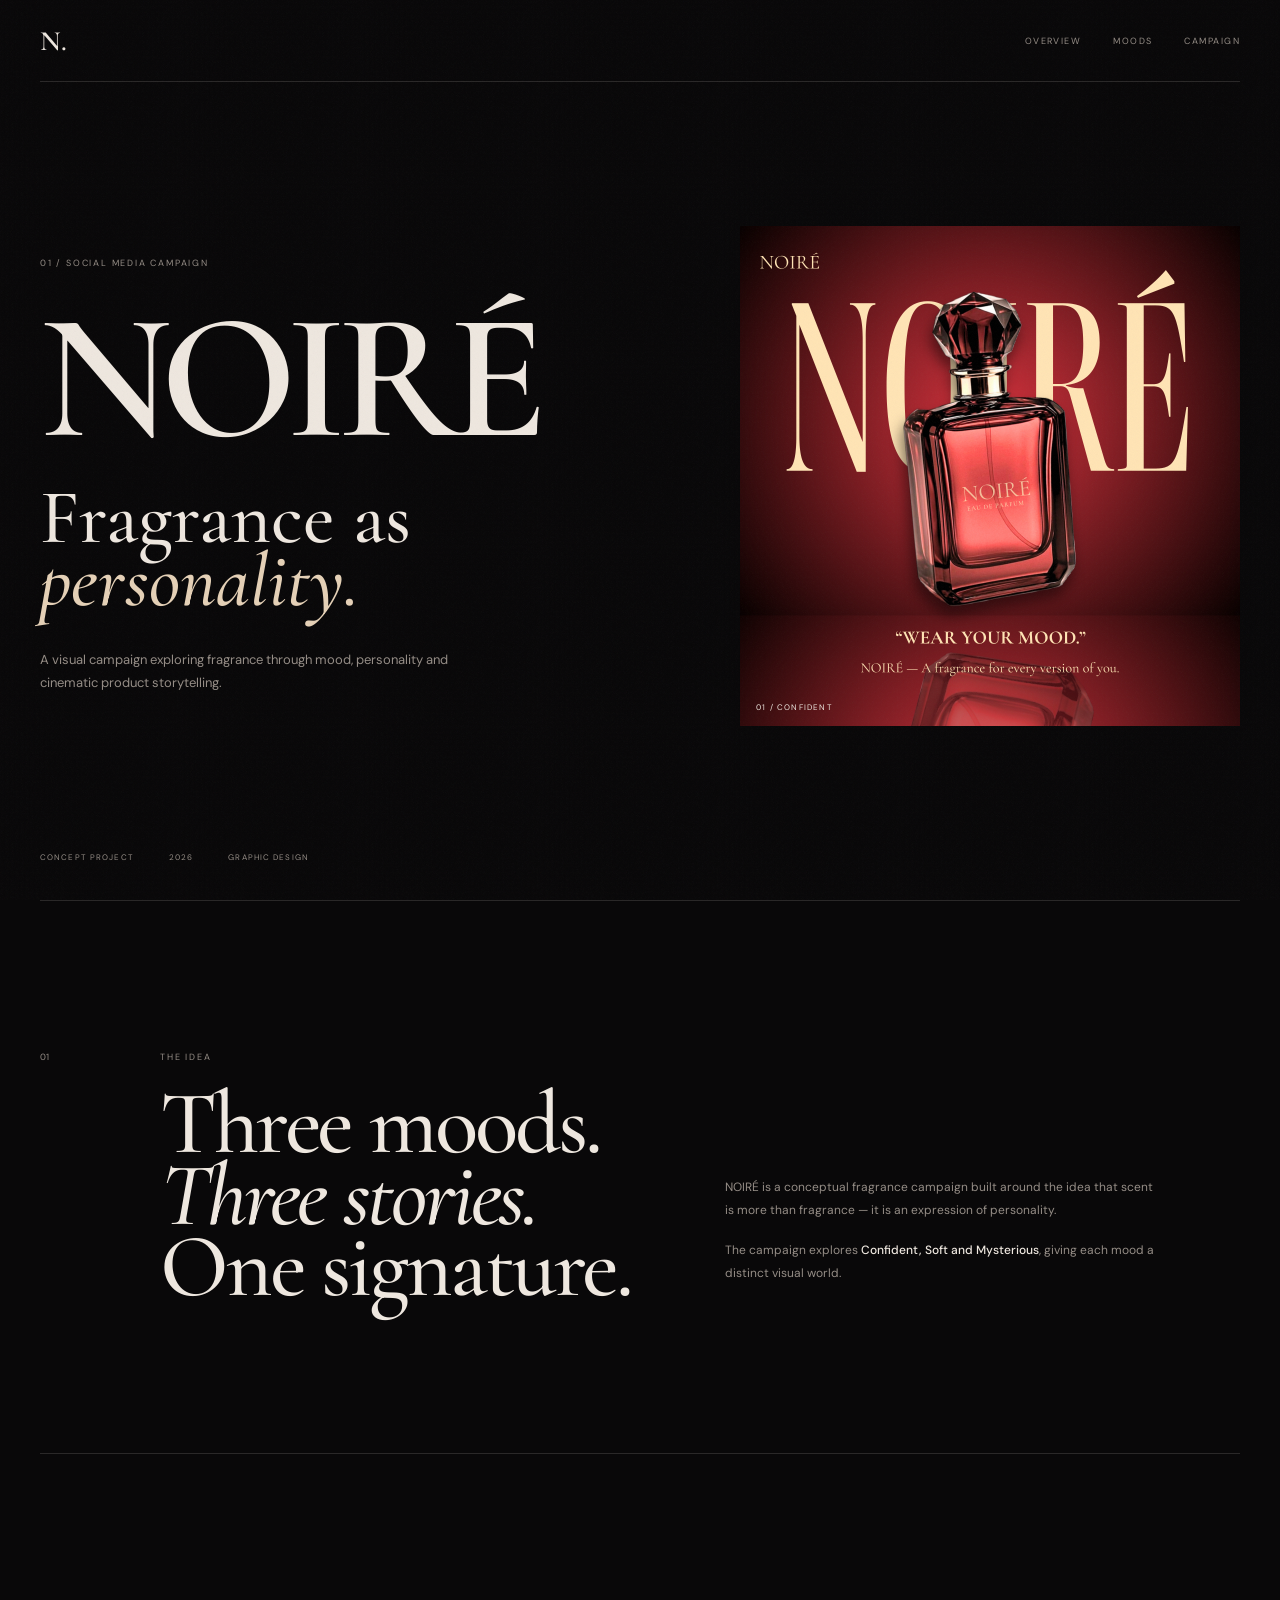
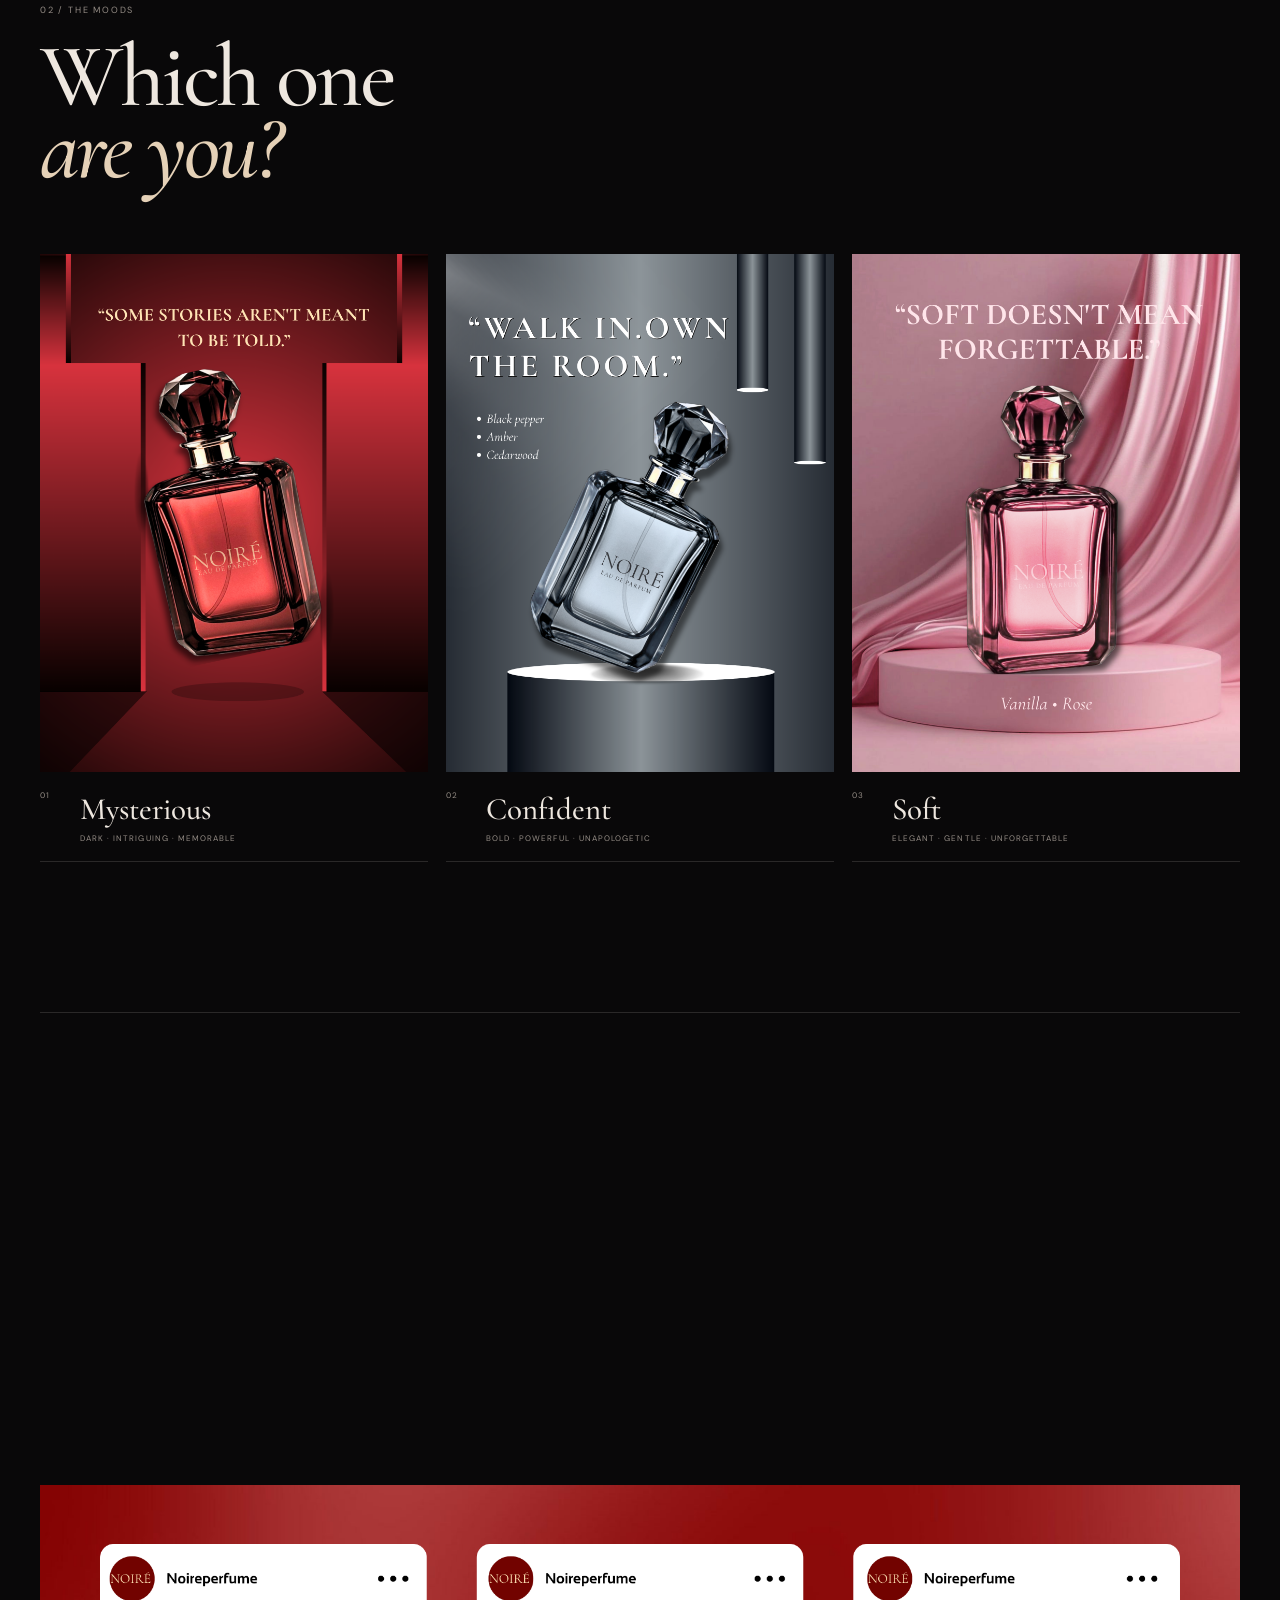
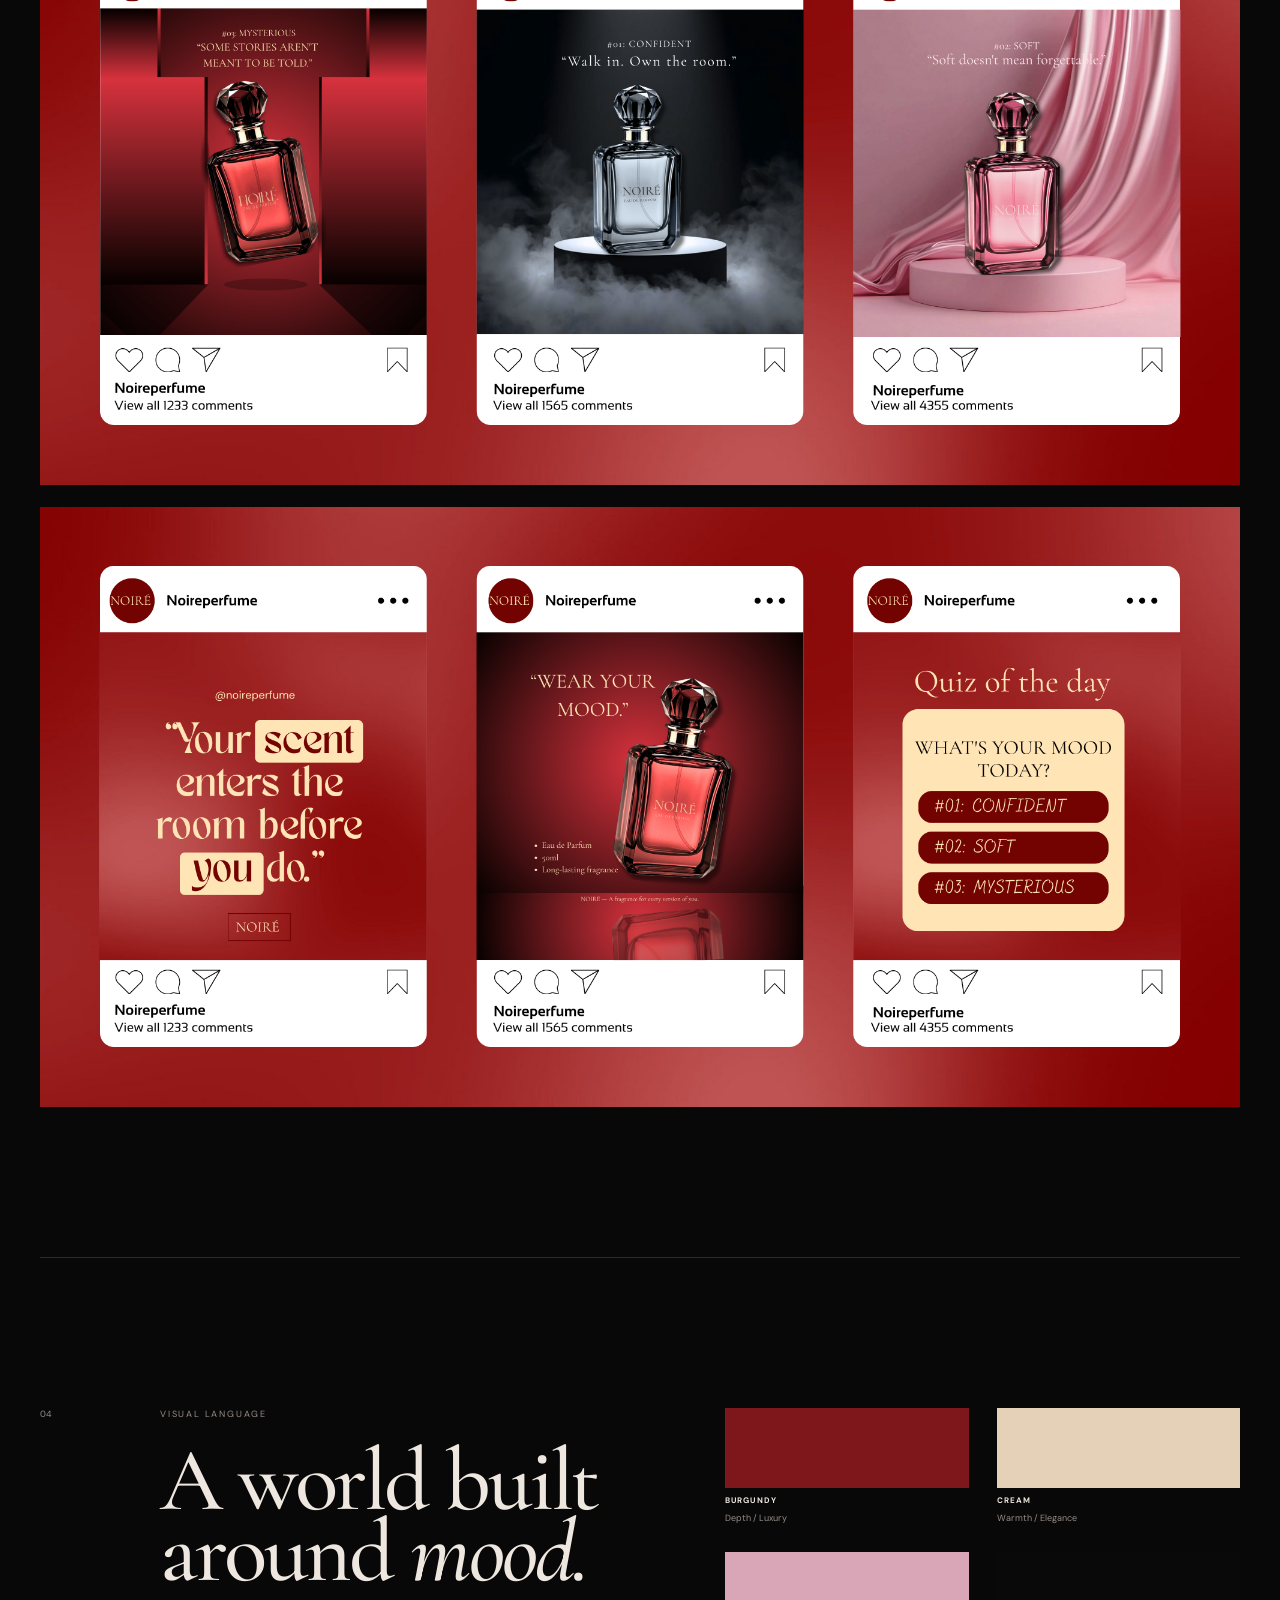
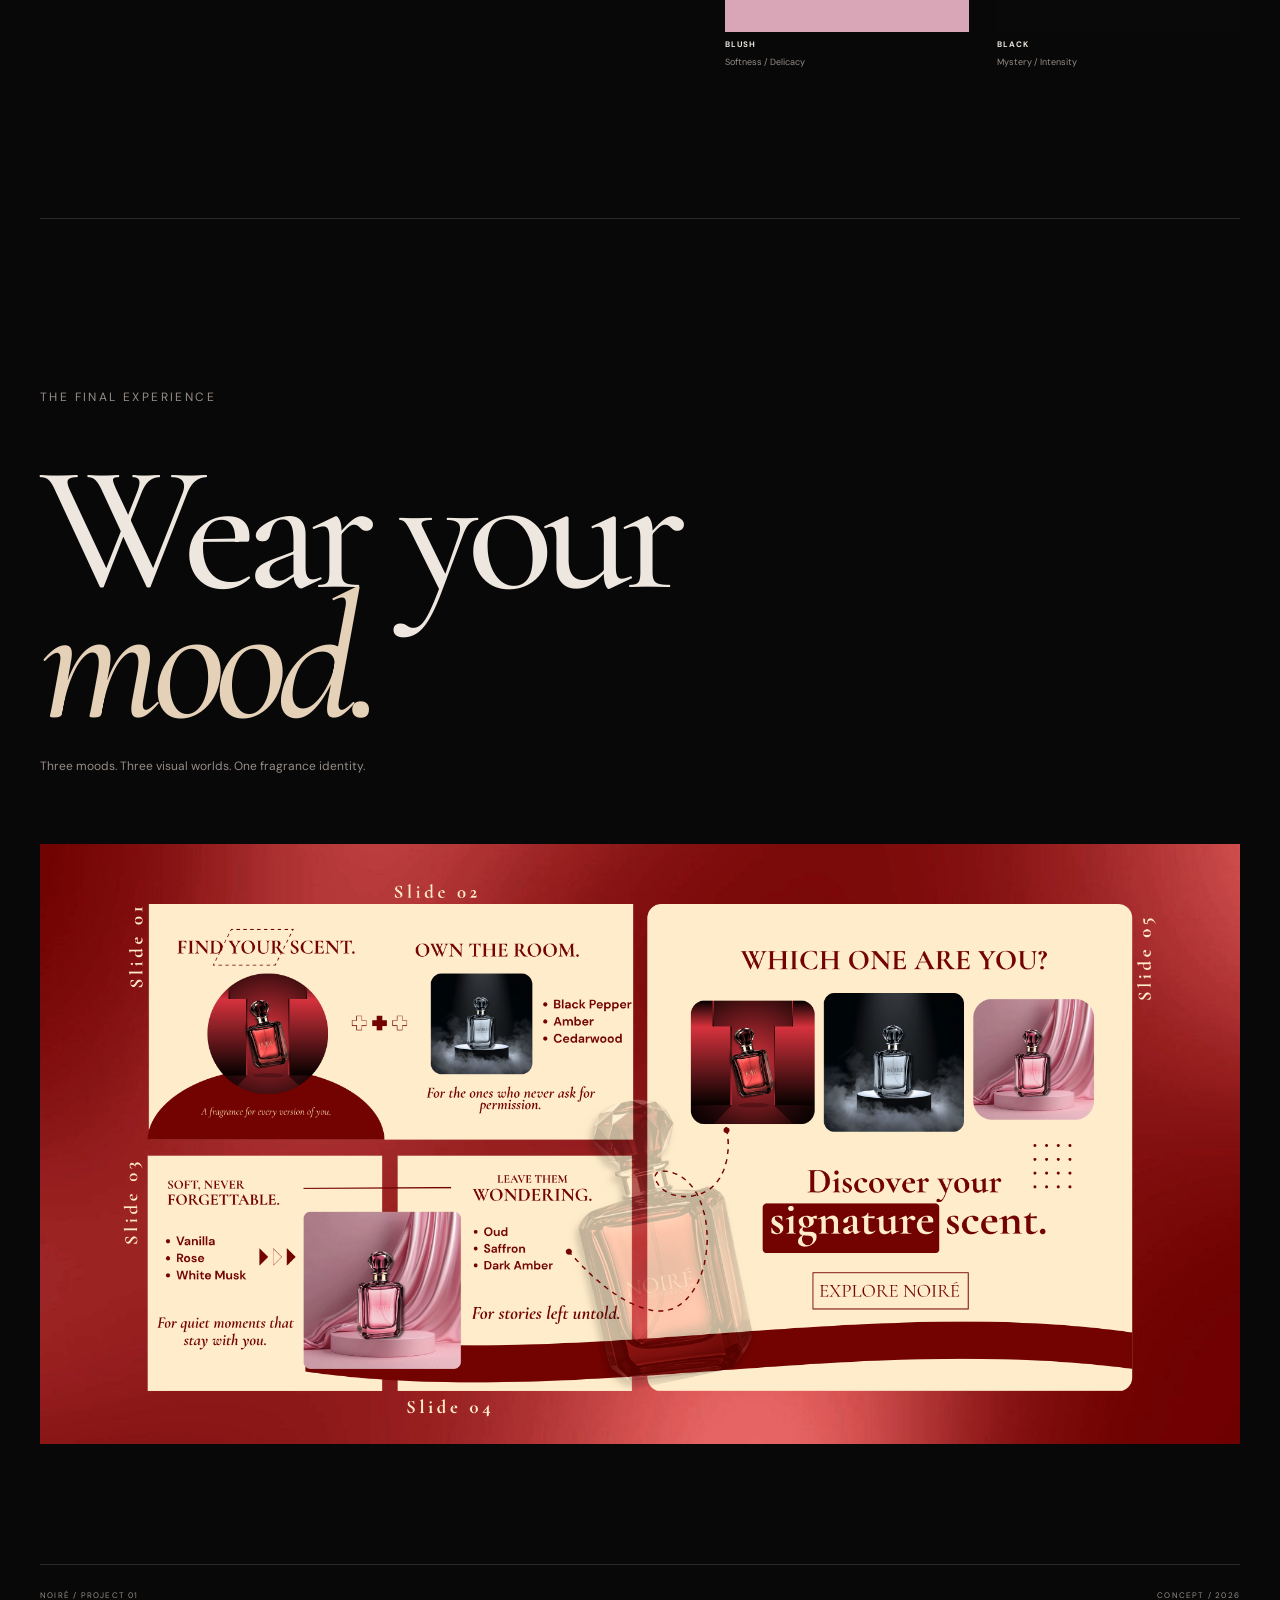
<file: index.html>
<!doctype html>
<html lang="en"><head>
<meta charset="utf-8"><meta name="viewport" content="width=device-width,initial-scale=1">
<meta name="description" content="NOIRÉ — Fragrance Social Campaign case study.">
<title>NOIRÉ — Case Study</title>
<link rel="preconnect" href="https://fonts.googleapis.com">
<link rel="preconnect" href="https://fonts.gstatic.com" crossorigin>
<link href="https://fonts.googleapis.com/css2?family=Cormorant+Garamond:ital,wght@0,400;0,500;0,600;1,400;1,500&family=DM+Sans:wght@400;500;600&display=swap" rel="stylesheet">
<link rel="stylesheet" href="style.css">
</head>
<body class="case">
<div class="grain">
</div>
<header class="nav">
    <a class="logo" href="index.html">N.</a>
    <nav>
      <a href="#overview">Overview</a>
      <a href="#moods">Moods</a>
      <a href="#campaign">Campaign</a>
    </nav>
</header>
<main>
<section class="case-hero">
    <div class="case-title reveal">
        <p class="eyebrow">01 / SOCIAL MEDIA CAMPAIGN</p>
        <h1>NOIRÉ</h1><h2>Fragrance as<br><i>personality.</i></h2>
        <p>A visual campaign exploring fragrance through mood, personality and cinematic product storytelling.</p>
    </div>
    <div class="case-image reveal">
        <img src="image/noire.png" alt="NOIRÉ fragrance campaign">
        <span>01 / CONFIDENT</span>
    </div>
    <div class="case-meta">
        <span>CONCEPT PROJECT</span>
        <span>2026</span>
        <span>GRAPHIC DESIGN</span>
    </div>
</section>

<section class="case-section intro-case reveal" id="overview">
    <div class="case-no">01</div>
    <div>
        <p class="eyebrow">THE IDEA</p>
        <h2>Three moods.<br><i>Three stories.</i><br>One signature.</h2>
    </div>
    <div class="case-copy">
        <p>NOIRÉ is a conceptual fragrance campaign built around the idea that scent is more than fragrance — it is an expression of personality.</p>
        <p>The campaign explores <b>Confident, Soft and Mysterious</b>, giving each mood a distinct visual world.</p>
    </div>
</section>

<section class="case-section" id="moods">
    <div class="case-head reveal">
        <p class="eyebrow">02 / THE MOODS</p>
        <h2>Which one<br><i>are you?</i></h2>
    </div>
    <div class="moods">
        <article class="reveal">
            <img src="image/noire1.png" alt="NOIRÉ mood">
            <div>
                <span>01</span>
                <h3>Mysterious</h3>
                <p>Dark · Intriguing · Memorable</p>
            </div>
        </article>
        <article class="reveal">
            <img src="image/noire3.png" alt="NOIRÉ mood">
            <div>
                <span>02</span>
                <h3>Confident</h3>
                <p>Bold · Powerful · Unapologetic</p>
            </div>
        </article>
        <article class="reveal">
            <img src="image/noire2.png" alt="NOIRÉ mood">
            <div>
                <span>03</span>
                <h3>Soft</h3>
                <p>Elegant · Gentle · Unforgettable</p>
            </div>
        </article>
    </div>
</section>

<section class="case-section" id="campaign">
    <div class="case-head reveal">
        <p class="eyebrow">03 / CAMPAIGN SYSTEM</p>
        <h2>From scroll<br>to <i>story.</i></h2>
        <p>A cohesive social experience combining editorial typography, product imagery and mood-driven compositions.</p>
    </div>
    <div class="stack">
        <img class="reveal" src="image/NOIRE-1.png" alt="NOIRÉ campaign">
        <img class="reveal" src="image/NOIRE-2.png" alt="NOIRÉ campaign">
    
    </div>
</section>

<section class="case-section language reveal">
    <div class="case-no">04</div>
    <div>
        <p class="eyebrow">VISUAL LANGUAGE</p>
        <h2>A world built<br>around <i>mood.</i></h2>
    </div>
    <div class="swatches">
        <div>
            <i class="sw burg"></i>
            <b>BURGUNDY</b>
            <small>Depth / Luxury</small>
        </div>
        <div>
            <i class="sw cream"></i>
            <b>CREAM</b>
            <small>Warmth / Elegance</small>
        </div>
        <div>
            <i class="sw blush"></i>
            <b>BLUSH</b>
            <small>Softness / Delicacy</small>
        </div>
        <div>
            <i class="sw black"></i>
            <b>BLACK</b>
            <small>Mystery / Intensity</small>
        </div>
    </div>
</section>

<section class="case-final">
    <p class="eyebrow reveal">THE FINAL EXPERIENCE</p>
    <h2 class="reveal">Wear your<br><i>mood.</i></h2>
    <p class="reveal">Three moods. Three visual worlds. One fragrance identity.</p>
    <img class="final-img reveal" src="image/NOIRE-.png" alt="NOIRÉ final campaign">
   
</section>
</main>
<footer>
    <span>NOIRÉ / PROJECT 01</span><span>CONCEPT / 2026</span>
</footer>
<script src="script.js"></script>
</body>
</html>
</file>
<file: style.css>
*{box-sizing:border-box;
    margin:0;
    padding:0
} 
:root
{
    --bg:#090809;
    --fg:#eee7df;
    --muted:#958d86;
    --cream:#e5d1b7;
    --line:rgba(238,231,223,.14);
    --serif:"Cormorant Garamond",Georgia,serif;
    --sans:"DM Sans",Arial,sans-serif}
html
    {scroll-behavior:smooth}
body
{
    background:var(--bg);
    color:var(--fg);
    font-family:var(--sans);
    overflow-x:hidden
}
a
{
    color:inherit;
    text-decoration:none}
    button
    {font:inherit}
.grain
{
    position:fixed;
    inset:0;
    pointer-events:none;
    z-index:100;
    opacity:.035;
    background-image:url("data:image/svg+xml,%3Csvg xmlns='http://www.w3.org/2000/svg' width='180' height='180'%3E%3Cfilter id='n'%3E%3CfeTurbulence baseFrequency='.8' numOctaves='4' stitchTiles='stitch'/%3E%3C/filter%3E%3Crect width='100%25' height='100%25' filter='url(%23n)'/%3E%3C/svg%3E")
}
.nav
{
    width:min(1380px,calc(100% - 80px));
    height:82px;
    margin:auto;
    border-bottom:1px solid var(--line);
    display:flex;
    align-items:center;
    justify-content:space-between;
    position:relative;
    z-index:10
}
.logo
{
    font:600 28px var(--serif)
}
.nav nav
{
    display:flex;
    gap:32px
}
.nav nav a,.nav-link
{
    font-size:9px;
    letter-spacing:.16em;
    text-transform:uppercase;
    color:var(--muted);transition:.3s
}
.nav nav a:hover,.nav nav a.active,.nav-link:hover
{
    color:var(--fg)
}
.nav-link span
{
    margin-left:5px
}
.hero
{
    width:min(1380px,calc(100% - 80px));
    min-height:calc(100vh - 82px);
    margin:auto;
    position:relative;
    padding:30px 0 100px;
    display:grid;
    grid-template-columns:1fr 500px;
    gap:7vw;
    align-items:center
}
.hero-kicker
{
    position:absolute;
    top:28px;
    left:0;
    right:0;
    display:flex;
    justify-content:space-between;
    font-size:9px;
    letter-spacing:.16em;
    color:var(--muted)
}
.hero-copy
{z-index:2}
.eyebrow
{
    font-size:9px;
    letter-spacing:.2em;
    text-transform:uppercase;
    color:var(--muted)
}
h1,h2,h3
{font-weight:500}
.hero h1
{
    font:500 clamp(80px,10vw,150px)/.76 var(--serif);
    letter-spacing:-.055em;margin:50px 0 38px
}
.hero h1 i,.hero h2 i,.statement h2 i,.section-top h2 i,.process-title i,.contact h2 i,.page-hero h1 i,.case-title h2 i,.case-head h2 i,.case-final h2 i
{
    color:var(--cream);
    font-style:italic
}
.hero-text
{
    max-width:420px;color:var(--muted);
    font-size:13px;
    line-height:1.8
}
.round-btn
{
    margin-top:40px;
    width:92px;
    height:92px;
    border:1px solid var(--line);
    border-radius:50%;
    display:flex;
    flex-direction:column;
    align-items:center;
    justify-content:center;
    gap:6px;
    font-size:8px;
    letter-spacing:.13em;
    text-transform:uppercase;
    transition:.4s
}
.round-btn b
{
    font-size:15px;
    font-weight:400
}
.round-btn:hover
{
    background:var(--fg);
    color:var(--bg);
    transform:rotate(-8deg)
}
.hero-visual
{
    justify-self:end;
    width:100%;
    position:relative
}
.hero-visual img
{
    display:block;
    width:100%;
    aspect-ratio:1/1;
    object-fit:cover;
    transition:transform .9s
}
.hero-visual:hover img
    {transform:scale(1.025)}
.image-note
{
    position:absolute;
    left:16px;
    right:16px;
    bottom:15px;
    display:flex;
    justify-content:space-between;
    font-size:8px;
    letter-spacing:.15em;
    text-transform:uppercase
}
.statement,.services,.process
{
    width:min(1380px,calc(100% - 80px));
    margin:auto;
    padding:150px 0;
    border-top:1px solid var(--line);
    display:grid;
    grid-template-columns:180px 1fr;
    gap:8vw
}
.label
{
    font-size:9px;
    letter-spacing:.18em;
    color:var(--muted)
}
.statement h2
{
    font:500 clamp(55px,7vw,105px)/.84 var(--serif);
    letter-spacing:-.04em;
    max-width:950px
}
.statement p
{
    max-width:480px;
    color:var(--muted);
    font-size:13px;
    line-height:1.9;
    margin-top:42px
}
.work
{
    width:min(1380px,calc(100% - 80px));
    margin:auto;
    padding:150px 0;
    border-top:1px solid var(--line)
}
.section-top
{
    display:flex;
    justify-content:space-between;
    align-items:end;
    margin-bottom:65px
}
.section-top h2
{
    font:500 clamp(60px,7vw,100px)/.8 var(--serif);
    margin-top:25px
}
.section-top>a
{
    font-size:9px;
    letter-spacing:.15em;
    text-transform:uppercase;
    color:var(--muted)
}
.feature
    {display:block}
.feature-img
    {overflow:hidden}
.feature-img img
{
    display:block;
    width:100%;
    transition:transform .9s
}
.feature:hover img
    {transform:scale(1.025)}
.feature-meta
{
    display:grid;
    grid-template-columns:1fr 1fr auto;
    gap:30px;
    padding:22px 0;
    border-bottom:1px solid var(--line);
    align-items:end}
.feature-meta>div
{
    display:flex;
    align-items:baseline;
    gap:18px
}
.feature-meta span,.feature-meta p,.feature-meta strong
{
    font-size:9px;
    letter-spacing:.13em;
    text-transform:uppercase
}
.feature-meta span,.feature-meta p
    {color:var(--muted)}
.feature-meta h3
    {font:500 38px var(--serif)}
.feature-meta strong
    {font-weight:400}
.cards
{
    display:grid;
    grid-template-columns:1fr 1fr;
    gap:20px;
    margin-top:90px
}
.cards .placeholder
{
    aspect-ratio:1/1;
    padding:27px;
    display:flex;
    flex-direction:column;
    justify-content:space-between;
    transition:.5s
}
.placeholder:hover
{
    transform:translateY(-7px)
}
.placeholder small,.placeholder em
{
    font-size:8px;
    letter-spacing:.15em;
    font-style:normal
}
.placeholder b
{
    font:500 clamp(65px,9vw,130px) var(--serif);
    letter-spacing:-.05em
}
.burgundy
{
    background:linear-gradient(135deg,#3b0d13,#8f1d24)
}
.sage{
    background:linear-gradient(135deg,#778d75,#d0dbca);
    color:#11150f
}
.blush
{
    background:linear-gradient(135deg,#8b5166,#dfb2c0)
}
.steel
{
    background:linear-gradient(135deg,#11151b,#4c5661)
}
.cards article>h3
{
    font:500 30px var(--serif);
    padding:17px 0;
    border-bottom:1px solid var(--line)
}
.cards article>h3 span
{
    float:right;
    font:9px var(--sans);
    letter-spacing:.1em;
    text-transform:uppercase;
    color:var(--muted);
    padding-top:10px
}
.service-list
{
    border-top:1px solid var(--line)
}
.service-list>div
{
    display:grid;
    grid-template-columns:50px 1fr 1fr;
    gap:25px;
    padding:27px 0;
    border-bottom:1px solid var(--line);
    align-items:baseline
}
.service-list span,.steps span
{
    font-size:8px;color:var(--muted)
}
.service-list h3
{
    font:500 34px var(--serif)
}
.service-list p,.steps p
{
    font-size:11px;
    line-height:1.7;
    color:var(--muted);
    max-width:330px
}
.process-title h2
{
    font:500 clamp(65px,8vw,120px)/.76 var(--serif);
    letter-spacing:-.045em
}
.steps
{
    border-top:1px solid var(--line)
}

.steps>div
{
    display:grid;
    grid-template-columns:45px 1fr 1fr;
    gap:20px;
    padding:25px 0;
    border-bottom:1px solid var(--line)
}
.steps h3
{
    font:500 29px var(--serif)
}
.steps > div p {
    grid-column: 3;
    grid-row: 2;
    width: 1000%;
    max-width: 600px;
    Grid-column-gap: 20px;
}
.contact
{
    width:min(1380px,calc(100% - 80px));
    margin:auto;
    min-height:80vh;
    padding:160px 0 120px;
    border-top:1px solid var(--line)
}
.contact h2
{
    font:500 clamp(85px,13vw,190px)/.73 var(--serif);
    letter-spacing:-.055em;
    margin:60px 0 35px
}
.contact-sub
{
    font-size:12px;
    color:var(--muted)
}
.contact-btn
{
    display:inline-block;
    margin-top:38px;
    padding:17px 24px;
    border:1px solid var(--line);
    font-size:9px;
    letter-spacing:.15em;
    text-transform:uppercase;
    transition:.35s
}
.contact-btn:hover
{
    background:var(--fg);
    color:var(--bg)
}
footer
{
    width:min(1380px,calc(100% - 80px));
    margin:auto;
    padding:25px 0;
    border-top:1px solid var(--line);
    display:flex;
    justify-content:space-between;
    font-size:8px;
    letter-spacing:.15em;
    text-transform:uppercase;
    color:var(--muted)
}
.page-hero
{
    width:min(1380px,calc(100% - 80px));
    margin:auto;
    padding:150px 0 100px
}
.page-hero h1
{
    font:500 clamp(90px,14vw,190px)/.72 var(--serif);
    letter-spacing:-.055em;
    margin:48px 0 35px
}
.page-hero>p:last-child
{
    color:var(--muted);
    font-size:12px
}
.filters
{
    width:min(1380px,calc(100% - 80px));
    margin:auto;
    display:flex;
    gap:28px;
    padding-bottom:20px;
    border-bottom:1px solid var(--line)
}
.filters button
{
    border:0;
    background:none;
    color:var(--muted);
    font-size:9px;
    letter-spacing:.15em;
    text-transform:uppercase;
    cursor:pointer
}
.filters button.active,.filters button:hover
{
    color:var(--fg)
}
.archive
{
    width:min(1380px,calc(100% - 80px));
    margin:70px auto 150px;
    display:grid;
    grid-template-columns:1fr 1fr;
    gap:90px 20px
}
.archive-card.tall
{
    margin-top:100px
}
.archive-img
{
    overflow:hidden
}
.archive-img img
{
    display:block;
    width:100%;
    transition:.8s
}
.archive-card:hover .archive-img img
{
    transform:scale(1.03)
}
.archive-card>small
{
    display:block;
    margin-top:18px;
    font-size:8px;
    letter-spacing:.14em;
    color:var(--muted)
}
.archive-card h2
{
    font:500 43px var(--serif);
    margin:6px 0
}
.archive-card p
{
    font-size:11px;
    color:var(--muted)
}
.archive .placeholder
{
    aspect-ratio:4/3;
    padding:25px;
    display:flex;
    flex-direction:column;
    justify-content:space-between;
    transition:.5s
}
.case-hero
{
    width:min(1380px,calc(100% - 80px));
    margin:auto;
    min-height:calc(100vh - 82px);
    padding:100px 0 130px;
    display:grid;grid-template-columns:1fr 500px;
    gap:8vw;
    align-items:center;
    position:relative
}
.case-title h1
{
    font:600 clamp(95px,14vw,220px)/.68 var(--serif);
    letter-spacing:-.06em;margin:48px 0
}
.case-title h2 {
    font: 500 clamp(52px, 6vw, 85px) / .82 var(--serif);
}

.case-title > p:last-child {
    max-width: 420px;
    color: var(--muted);
    font-size: 13px;
    line-height: 1.8;
    margin-top: 35px;
}

.case-image {
    position: relative;
}

.case-image img {
    display: block;
    width: 100%;
    aspect-ratio: 1 / 1;
    object-fit: cover;
}

.case-image span {
    position: absolute;
    bottom: 14px;
    left: 16px;
    font-size: 8px;
    letter-spacing: .15em;
}

.case-meta {
    position: absolute;
    left: 0;
    right: 0;
    bottom: 38px;
    display: flex;
    gap: 35px;
    font-size: 8px;
    letter-spacing: .14em;
    color: var(--muted);
}

.case-section {
    width: min(1380px, calc(100% - 80px));
    margin: auto;
    padding: 150px 0;
    border-top: 1px solid var(--line);
}

.intro-case {
    display: grid;
    grid-template-columns: 70px 1fr 1fr;
    gap: 50px;
}

.case-no {
    font-size: 9px;
    color: var(--muted);
}

.case-section h2 {
    font: 500 clamp(55px, 7vw, 105px) / .8 var(--serif);
    letter-spacing: -.035em;
    margin-top: 25px;
}

.case-copy {
    align-self: end;
    max-width: 430px;
}

.case-copy p {
    font-size: 12px;
    line-height: 1.9;
    color: var(--muted);
    margin-bottom: 18px;
}

.case-copy b {
    color: var(--fg);
    font-weight: 500;
}

.case-head {
    margin-bottom: 70px;
}

.case-head > p:last-child {
    max-width: 360px;
    color: var(--muted);
    font-size: 11px;
    line-height: 1.8;
    margin-top: 32px;
}

.moods {
    display: grid;
    grid-template-columns: repeat(3, 1fr);
    gap: 18px;
}

.moods img {
    display: block;
    width: 100%;
    aspect-ratio: 3 / 4;
    object-fit: cover;
    transition: .7s;
}

.moods article:hover img {
    transform: translateY(-7px);
}

.moods article > div {
    display: grid;
    grid-template-columns: 30px 1fr;
    padding: 18px 0;
    border-bottom: 1px solid var(--line);
    gap: 5px 10px;
}

.moods span,
.moods p {
    font-size: 8px;
    letter-spacing: .13em;
    color: var(--muted);
}

.moods h3 {
    font: 500 31px var(--serif);
}

.moods p {
    grid-column: 2;
    text-transform: uppercase;
}

.stack {
    display: flex;
    flex-direction: column;
    gap: 22px;
}

.stack img {
    display: block;
    width: 100%;
}

.language {
    display: grid;
    grid-template-columns: 70px 1fr 1fr;
    gap: 50px;
}

.swatches {
    display: grid;
    grid-template-columns: 1fr 1fr;
    gap: 28px;
    align-content: end;
}

.swatches > div {
    display: flex;
    flex-direction: column;
    gap: 7px;
}

.sw {
    height: 80px;
    display: block;
}

.sw.burg {
    background: #7e171c;
}

.sw.cream {
    background: #e5d1b7;
}

.sw.blush {
    background: #d9a6b8;
}

.sw.black {
    background: #090909;
}

.swatches b {
    font-size: 8px;
    letter-spacing: .14em;
}

.swatches small {
    font-size: 9px;
    color: var(--muted);
}

.case-final {
    width: min(1380px, calc(100% - 80px));
    margin: auto;
    padding: 170px 0 120px;
    border-top: 1px solid var(--line);
}

.case-final h2 {
    font: 500 clamp(90px, 14vw, 210px) / .72 var(--serif);
    letter-spacing: -.055em;
    margin: 60px 0 35px;
}

.case-final > p {
    font-size: 12px;
    color: var(--muted);
}

.final-img {
    display: block;
    width: 100%;
    margin-top: 70px;
}

.next {
    display: flex;
    flex-direction: column;
    align-items: flex-end;
    gap: 12px;
    margin-top: 90px;
}

.next span {
    font-size: 8px;
    letter-spacing: .15em;
    text-transform: uppercase;
    color: var(--muted);
}

.next b {
    font: 500 28px var(--serif);
}

.reveal {
    opacity: 0;
    transform: translateY(28px);
    transition:
        opacity .8s ease,
        transform .8s cubic-bezier(.2, .7, .2, 1);
}

.reveal.show {
    opacity: 1;
    transform: none;
}


/* =========================
   MOBILE
   ========================= */

@media (max-width: 800px) {

    .nav,
    .hero,
    .statement,
    .work,
    .services,
    .process,
    .contact,
    .page-hero,
    .filters,
    .archive,
    .case-hero,
    .case-section,
    .case-final,
    footer {
        width: calc(100% - 34px);
    }

    .nav {
        height: 70px;
    }

    .nav nav {
        display: none;
    }

    .nav-link {
        font-size: 8px;
    }

    .hero {
        min-height: auto;
        display: flex;
        flex-direction: column;
        align-items: stretch;
        padding: 85px 0 100px;
        gap: 55px;
    }

    .hero-kicker {
        position: static;
        order: 0;
    }

    .hero-copy {
        order: 1;
    }

    .hero-visual {
        order: 2;
        width: 88%;
        align-self: flex-end;
    }

    .hero h1 {
        font-size: clamp(76px, 23vw, 135px);
        margin: 40px 0 35px;
    }

    .statement,
    .services,
    .process {
        display: block;
        padding: 100px 0;
    }

    .label {
        margin-bottom: 45px;
    }

    .statement h2 {
        font-size: clamp(55px, 15vw, 82px);
    }

    .section-top {
        align-items: flex-start;
        flex-direction: column;
        gap: 30px;
    }

    .section-top h2 {
        font-size: clamp(60px, 16vw, 85px);
    }

    .feature-meta {
        grid-template-columns: 1fr auto;
    }

    .feature-meta p {
        display: none;
    }

    .cards {
        grid-template-columns: 1fr;
        margin-top: 65px;
        gap: 55px;
    }

    .service-list > div {
        grid-template-columns: 35px 1fr;
        gap: 10px 15px;
    }

    .service-list h3 {
        font-size: 30px;
    }

    .service-list p {
        grid-column: 2;
    }

    .process-title h2 {
        font-size: clamp(70px, 20vw, 120px);
        margin-bottom: 70px;
    }

 .steps>div
 {
    grid-template-columns:35px 1fr
}
.steps p
{
    grid-column:2
}

    .contact {
        padding: 110px 0 90px;
    }

    .contact h2 {
        font-size: clamp(80px, 22vw, 150px);
    }

    .page-hero {
        padding: 105px 0 70px;
    }

    .page-hero h1 {
        font-size: clamp(90px, 25vw, 150px);
        margin: 45px 0 30px;
    }

    .filters {
        overflow: auto;
        white-space: nowrap;
    }

    .archive {
        grid-template-columns: 1fr;
        gap: 65px;
        margin-top: 55px;
    }

    .archive-card.tall {
        margin-top: 0;
    }

    .case-hero {
        display: flex;
        flex-direction: column;
        align-items: stretch;
        gap: 55px;
        min-height: auto;
        padding: 85px 0 100px;
    }

    .case-title h1 {
        font-size: clamp(90px, 25vw, 150px);
        margin: 42px 0;
    }

    .case-title h2 {
        font-size: clamp(48px, 14vw, 75px);
    }

    .case-image {
        width: 88%;
        align-self: flex-end;
    }

    .case-meta {
        position: static;
        justify-content: space-between;
        gap: 8px;
    }

    .case-meta span {
        font-size: 7px;
    }

    .case-section {
        padding: 100px 0;
    }

    .intro-case,
    .language {
        display: block;
    }

    .intro-case .case-no,
    .language .case-no {
        margin-bottom: 45px;
    }

    .case-section h2 {
        font-size: clamp(55px, 15vw, 80px);
    }

    .case-copy {
        margin-top: 50px;
    }

    .moods {
        grid-template-columns: 1fr;
        gap: 50px;
    }

    .stack {
        gap: 13px;
    }

    .swatches {
        margin-top: 55px;
    }

    .case-final {
        padding: 110px 0 90px;
    }

    .case-final h2 {
        font-size: clamp(85px, 24vw, 150px);
        margin-top: 45px;
    }

    .next {
        align-items: flex-start;
    }

    .next b {
        font-size: 22px;
    }

    footer {
        padding-bottom: 20px;
    }
}
</file>
